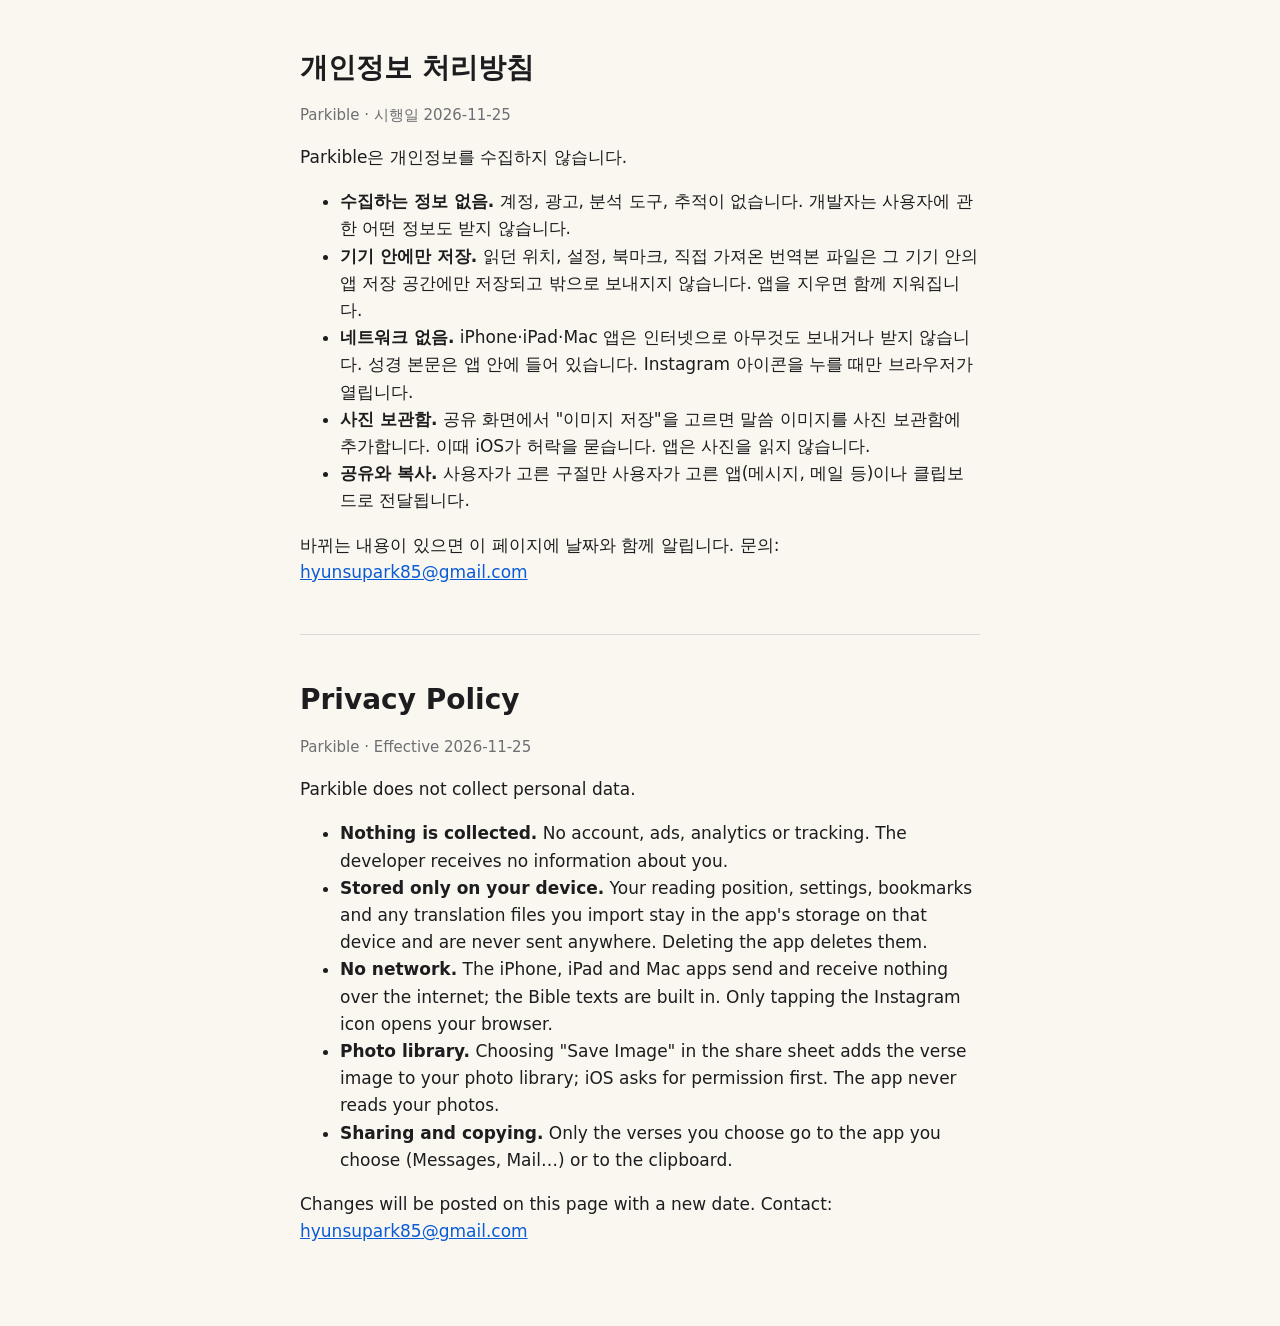
<file: index.html>
<!doctype html>
<html lang="ko">
<head>
  <meta charset="UTF-8" />
  <meta name="viewport" content="width=device-width, initial-scale=1" />
  <title>Parkible — 개인정보 처리방침 · Privacy Policy</title>
  <link rel="stylesheet" href="./pages.css" />
</head>
<body>
<main>
  <h1>개인정보 처리방침</h1>
  <p class="muted">Parkible · 시행일 2026-11-25</p>
  <p>Parkible은 개인정보를 수집하지 않습니다.</p>
  <ul>
    <li><strong>수집하는 정보 없음.</strong> 계정, 광고, 분석 도구, 추적이 없습니다. 개발자는 사용자에 관한 어떤 정보도 받지 않습니다.</li>
    <li><strong>기기 안에만 저장.</strong> 읽던 위치, 설정, 북마크, 직접 가져온 번역본 파일은 그 기기 안의 앱 저장 공간에만 저장되고 밖으로 보내지지 않습니다. 앱을 지우면 함께 지워집니다.</li>
    <li><strong>네트워크 없음.</strong> iPhone·iPad·Mac 앱은 인터넷으로 아무것도 보내거나 받지 않습니다. 성경 본문은 앱 안에 들어 있습니다. Instagram 아이콘을 누를 때만 브라우저가 열립니다.</li>
    <li><strong>사진 보관함.</strong> 공유 화면에서 "이미지 저장"을 고르면 말씀 이미지를 사진 보관함에 추가합니다. 이때 iOS가 허락을 묻습니다. 앱은 사진을 읽지 않습니다.</li>
    <li><strong>공유와 복사.</strong> 사용자가 고른 구절만 사용자가 고른 앱(메시지, 메일 등)이나 클립보드로 전달됩니다.</li>
  </ul>
  <p>바뀌는 내용이 있으면 이 페이지에 날짜와 함께 알립니다. 문의: <a href="mailto:hyunsupark85@gmail.com">hyunsupark85@gmail.com</a></p>

  <hr />

  <h1 lang="en">Privacy Policy</h1>
  <div lang="en">
  <p class="muted">Parkible · Effective 2026-11-25</p>
  <p>Parkible does not collect personal data.</p>
  <ul>
    <li><strong>Nothing is collected.</strong> No account, ads, analytics or tracking. The developer receives no information about you.</li>
    <li><strong>Stored only on your device.</strong> Your reading position, settings, bookmarks and any translation files you import stay in the app's storage on that device and are never sent anywhere. Deleting the app deletes them.</li>
    <li><strong>No network.</strong> The iPhone, iPad and Mac apps send and receive nothing over the internet; the Bible texts are built in. Only tapping the Instagram icon opens your browser.</li>
    <li><strong>Photo library.</strong> Choosing "Save Image" in the share sheet adds the verse image to your photo library; iOS asks for permission first. The app never reads your photos.</li>
    <li><strong>Sharing and copying.</strong> Only the verses you choose go to the app you choose (Messages, Mail…) or to the clipboard.</li>
  </ul>
  <p>Changes will be posted on this page with a new date. Contact: <a href="mailto:hyunsupark85@gmail.com">hyunsupark85@gmail.com</a></p>
  </div>
</main>
</body>
</html>
</file>
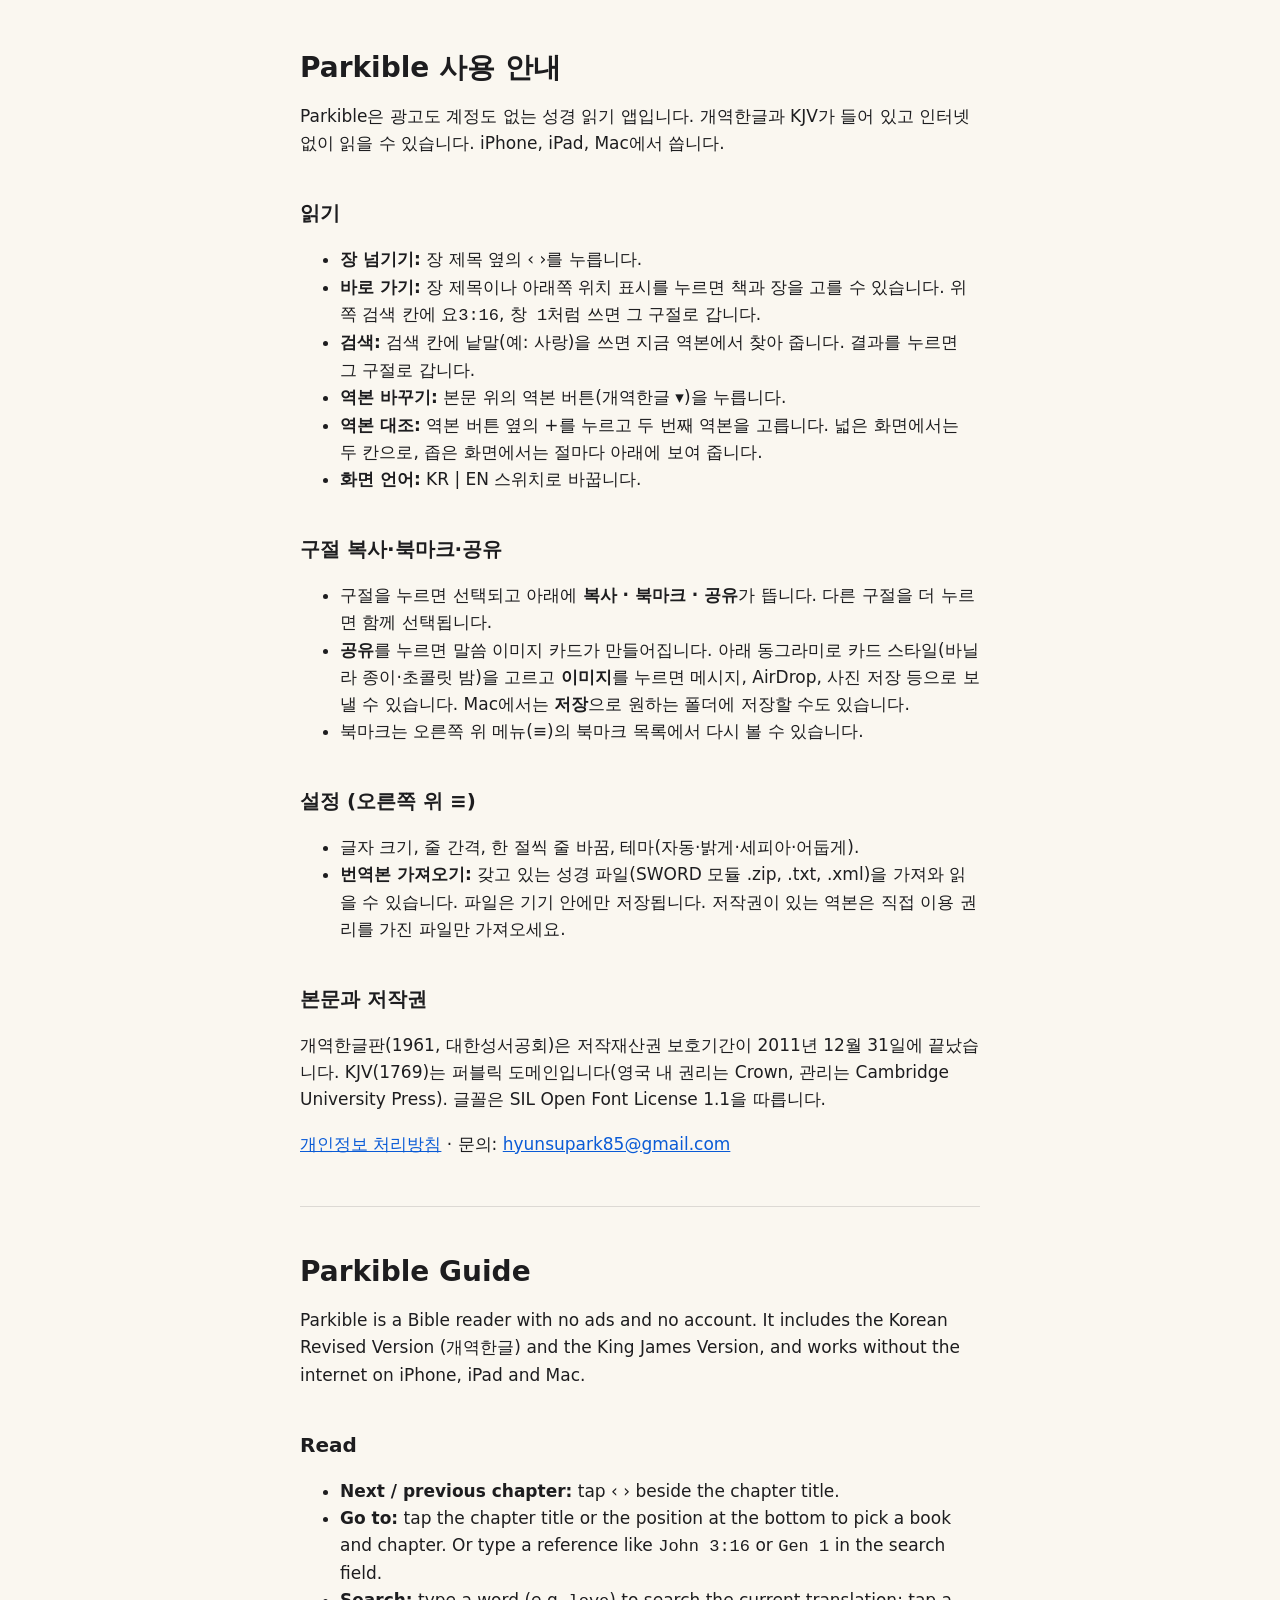
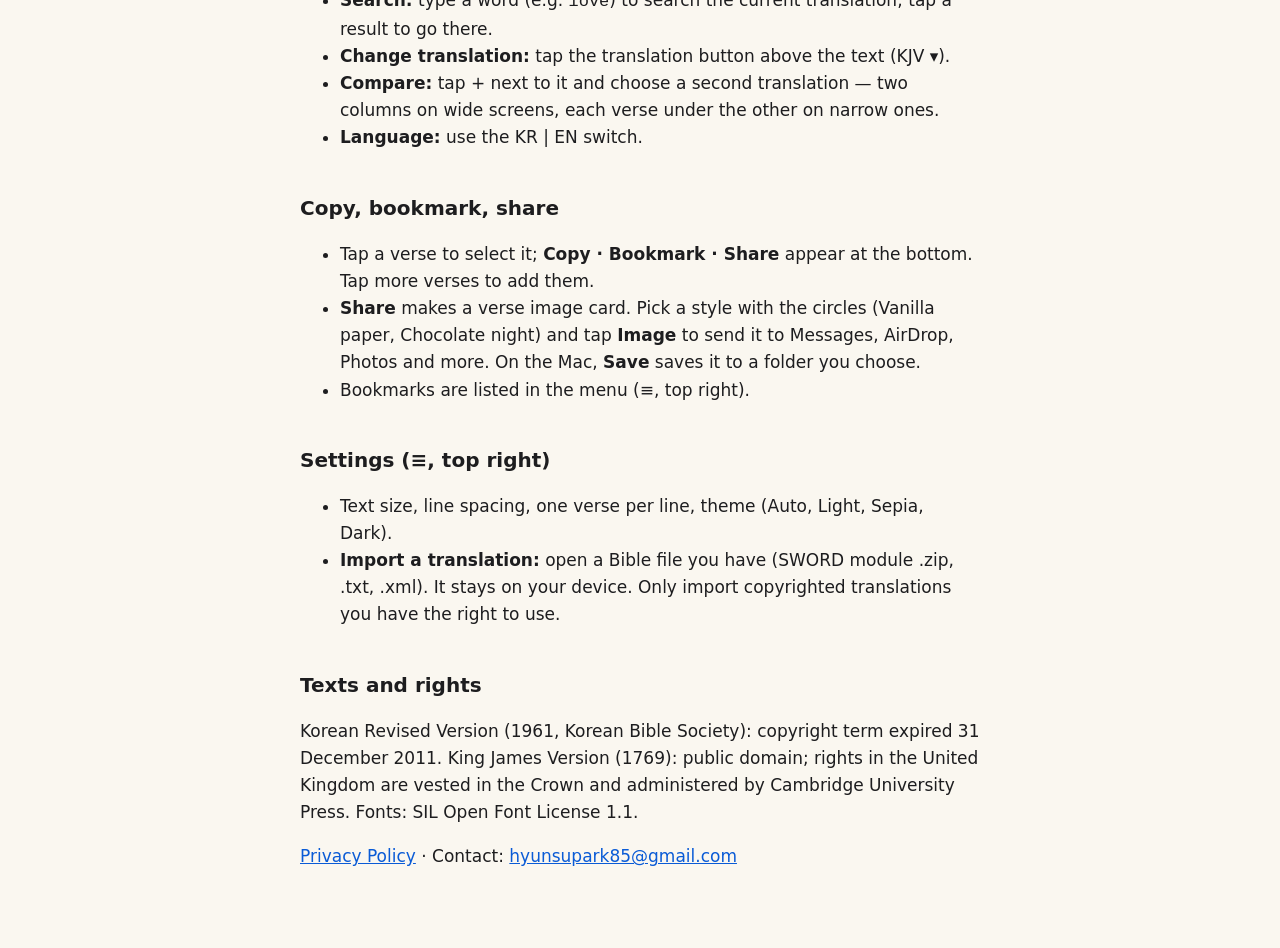
<file: support.html>
<!doctype html>
<html lang="ko">
<head>
  <meta charset="UTF-8" />
  <meta name="viewport" content="width=device-width, initial-scale=1" />
  <title>Parkible — 사용 안내 · Guide</title>
  <link rel="stylesheet" href="./pages.css" />
</head>
<body>
<main>
  <h1>Parkible 사용 안내</h1>
  <p>Parkible은 광고도 계정도 없는 성경 읽기 앱입니다. 개역한글과 KJV가 들어 있고 인터넷 없이 읽을 수 있습니다. iPhone, iPad, Mac에서 씁니다.</p>

  <h2>읽기</h2>
  <ul>
    <li><strong>장 넘기기:</strong> 장 제목 옆의 ‹ ›를 누릅니다.</li>
    <li><strong>바로 가기:</strong> 장 제목이나 아래쪽 위치 표시를 누르면 책과 장을 고를 수 있습니다. 위쪽 검색 칸에 <code>요3:16</code>, <code>창 1</code>처럼 쓰면 그 구절로 갑니다.</li>
    <li><strong>검색:</strong> 검색 칸에 낱말(예: <code>사랑</code>)을 쓰면 지금 역본에서 찾아 줍니다. 결과를 누르면 그 구절로 갑니다.</li>
    <li><strong>역본 바꾸기:</strong> 본문 위의 역본 버튼(개역한글 ▾)을 누릅니다.</li>
    <li><strong>역본 대조:</strong> 역본 버튼 옆의 +를 누르고 두 번째 역본을 고릅니다. 넓은 화면에서는 두 칸으로, 좁은 화면에서는 절마다 아래에 보여 줍니다.</li>
    <li><strong>화면 언어:</strong> KR | EN 스위치로 바꿉니다.</li>
  </ul>

  <h2>구절 복사·북마크·공유</h2>
  <ul>
    <li>구절을 누르면 선택되고 아래에 <strong>복사 · 북마크 · 공유</strong>가 뜹니다. 다른 구절을 더 누르면 함께 선택됩니다.</li>
    <li><strong>공유</strong>를 누르면 말씀 이미지 카드가 만들어집니다. 아래 동그라미로 카드 스타일(바닐라 종이·초콜릿 밤)을 고르고 <strong>이미지</strong>를 누르면 메시지, AirDrop, 사진 저장 등으로 보낼 수 있습니다. Mac에서는 <strong>저장</strong>으로 원하는 폴더에 저장할 수도 있습니다.</li>
    <li>북마크는 오른쪽 위 메뉴(≡)의 북마크 목록에서 다시 볼 수 있습니다.</li>
  </ul>

  <h2>설정 (오른쪽 위 ≡)</h2>
  <ul>
    <li>글자 크기, 줄 간격, 한 절씩 줄 바꿈, 테마(자동·밝게·세피아·어둡게).</li>
    <li><strong>번역본 가져오기:</strong> 갖고 있는 성경 파일(SWORD 모듈 .zip, .txt, .xml)을 가져와 읽을 수 있습니다. 파일은 기기 안에만 저장됩니다. 저작권이 있는 역본은 직접 이용 권리를 가진 파일만 가져오세요.</li>
  </ul>

  <h2>본문과 저작권</h2>
  <p>개역한글판(1961, 대한성서공회)은 저작재산권 보호기간이 2011년 12월 31일에 끝났습니다. KJV(1769)는 퍼블릭 도메인입니다(영국 내 권리는 Crown, 관리는 Cambridge University Press). 글꼴은 SIL Open Font License 1.1을 따릅니다.</p>

  <p><a href="./">개인정보 처리방침</a> · 문의: <a href="mailto:hyunsupark85@gmail.com">hyunsupark85@gmail.com</a></p>

  <hr />

  <div lang="en">
  <h1>Parkible Guide</h1>
  <p>Parkible is a Bible reader with no ads and no account. It includes the Korean Revised Version (개역한글) and the King James Version, and works without the internet on iPhone, iPad and Mac.</p>

  <h2>Read</h2>
  <ul>
    <li><strong>Next / previous chapter:</strong> tap ‹ › beside the chapter title.</li>
    <li><strong>Go to:</strong> tap the chapter title or the position at the bottom to pick a book and chapter. Or type a reference like <code>John 3:16</code> or <code>Gen 1</code> in the search field.</li>
    <li><strong>Search:</strong> type a word (e.g. <code>love</code>) to search the current translation; tap a result to go there.</li>
    <li><strong>Change translation:</strong> tap the translation button above the text (KJV ▾).</li>
    <li><strong>Compare:</strong> tap + next to it and choose a second translation — two columns on wide screens, each verse under the other on narrow ones.</li>
    <li><strong>Language:</strong> use the KR | EN switch.</li>
  </ul>

  <h2>Copy, bookmark, share</h2>
  <ul>
    <li>Tap a verse to select it; <strong>Copy · Bookmark · Share</strong> appear at the bottom. Tap more verses to add them.</li>
    <li><strong>Share</strong> makes a verse image card. Pick a style with the circles (Vanilla paper, Chocolate night) and tap <strong>Image</strong> to send it to Messages, AirDrop, Photos and more. On the Mac, <strong>Save</strong> saves it to a folder you choose.</li>
    <li>Bookmarks are listed in the menu (≡, top right).</li>
  </ul>

  <h2>Settings (≡, top right)</h2>
  <ul>
    <li>Text size, line spacing, one verse per line, theme (Auto, Light, Sepia, Dark).</li>
    <li><strong>Import a translation:</strong> open a Bible file you have (SWORD module .zip, .txt, .xml). It stays on your device. Only import copyrighted translations you have the right to use.</li>
  </ul>

  <h2>Texts and rights</h2>
  <p>Korean Revised Version (1961, Korean Bible Society): copyright term expired 31 December 2011. King James Version (1769): public domain; rights in the United Kingdom are vested in the Crown and administered by Cambridge University Press. Fonts: SIL Open Font License 1.1.</p>

  <p><a href="./">Privacy Policy</a> · Contact: <a href="mailto:hyunsupark85@gmail.com">hyunsupark85@gmail.com</a></p>
  </div>
</main>
</body>
</html>
</file>
<file: pages.css>
/* index.html (privacy policy) and support.html — App Store URLs, published at https://hyunsupark85.github.io/parkible-privacy/ */
:root { color-scheme: light dark; --bg: #faf7f0; --fg: #1d1d1f; --muted: #6e6e73; --link: #0a5bd6; }
@media (prefers-color-scheme: dark) { :root { --bg: #1b1b1d; --fg: #f2f2f2; --muted: #a1a1a6; --link: #5ea2ff; } }
body { margin: 0; background: var(--bg); color: var(--fg); font: 17px/1.6 -apple-system, system-ui, sans-serif; }
main { max-width: 680px; margin: 0 auto; padding: 32px 16px 64px; }
h1 { font-size: 28px; line-height: 1.2; } h2 { font-size: 20px; margin-top: 2em; }
a { color: var(--link); } .muted { color: var(--muted); font-size: 15px; } hr { border: 0; border-top: 1px solid #8884; margin: 48px 0; }
</file>
